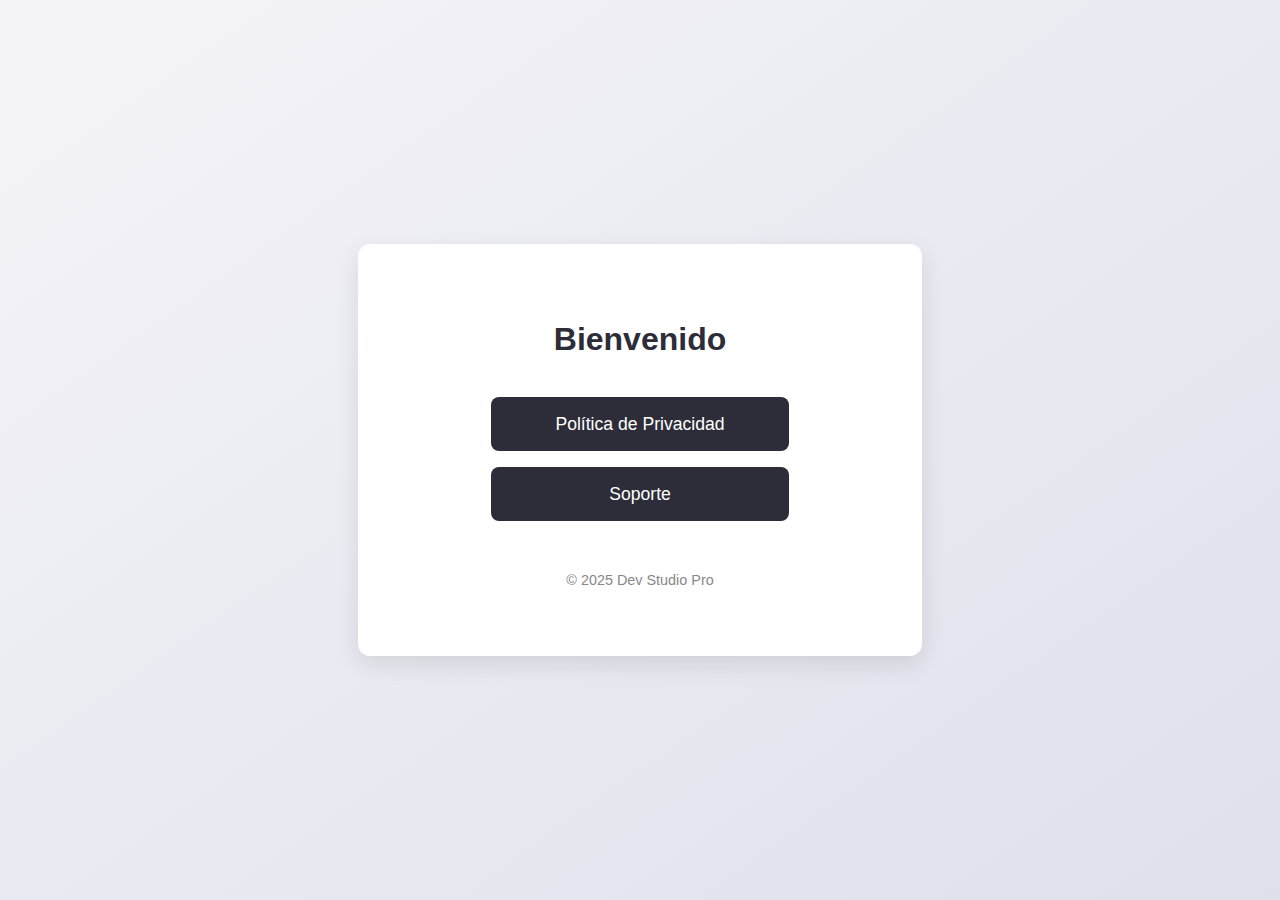
<file: index.html>
<!DOCTYPE html>
<html lang="es">
<head>
  <meta charset="UTF-8" />
  <meta name="viewport" content="width=device-width, initial-scale=1.0" />
  <title>Inicio</title>
  <link rel="stylesheet" href="estilos.css" />
  <style>
    body {
      margin: 0;
      font-family: 'Segoe UI', Roboto, sans-serif;
      background: linear-gradient(to bottom right, #f4f4f8, #e0e0ec);
      display: flex;
      align-items: center;
      justify-content: center;
      height: 100vh;
    }

    .container {
      background: white;
      padding: 3rem 2rem;
      border-radius: 12px;
      box-shadow: 0 8px 24px rgba(0, 0, 0, 0.1);
      text-align: center;
      max-width: 500px;
      width: 90%;
    }

    h1 {
      margin-bottom: 2rem;
      font-size: 2rem;
      color: #2d2d39;
    }

    .btn-link {
      display: block;
      text-decoration: none;
      color: white;
      background-color: #2d2d39;
      padding: 0.8rem 1.5rem;
      margin: 1rem auto;
      border-radius: 8px;
      font-size: 1.1rem;
      transition: background-color 0.3s ease;
      max-width: 250px;
    }

    .btn-link:hover {
      background-color: #444456;
    }

    footer {
      margin-top: 2rem;
      font-size: 0.9rem;
      color: #888;
    }
  </style>
</head>
<body>
  <div class="container">
    <h1>Bienvenido</h1>
    <a class="btn-link" href="privacidad.html">Política de Privacidad</a>
    <a class="btn-link" href="soporte.html">Soporte</a>
    <footer>© 2025 Dev Studio Pro</footer>
  </div>
</body>
</html>
</file>
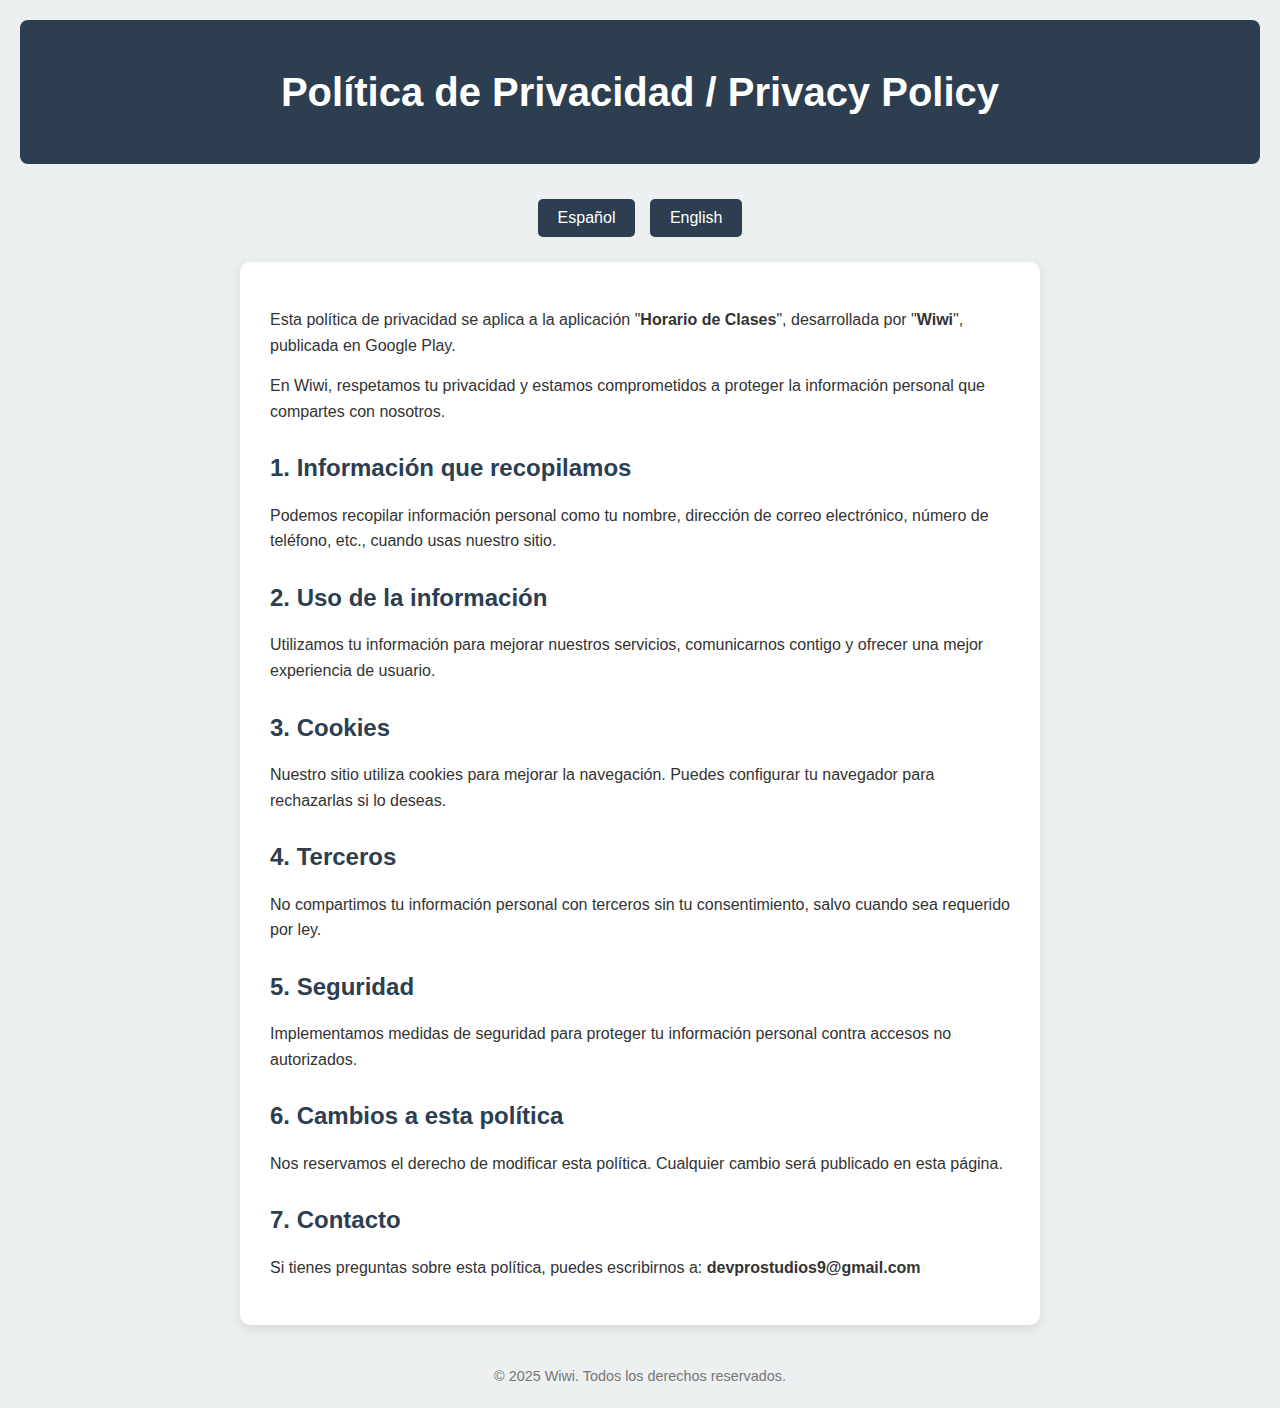
<file: privacidad.html>
<!DOCTYPE html>
<html lang="es">
<head>
  <meta charset="UTF-8">
  <meta name="viewport" content="width=device-width, initial-scale=1">
  <title>Política de Privacidad</title>
  <style>
    :root {
      --color-primario: #2C3E50;
      --color-secundario: #ECF0F1;
      --color-texto: #333;
      --max-width: 800px;
      --fuente: 'Segoe UI', sans-serif;
    }

    * {
      box-sizing: border-box;
      margin: 0;
      padding: 0;
    }

    body {
      font-family: var(--fuente);
      line-height: 1.6;
      background-color: var(--color-secundario);
      color: var(--color-texto);
      padding: 20px;
    }

    header {
      background-color: var(--color-primario);
      color: white;
      padding: 40px 20px;
      text-align: center;
      border-radius: 8px;
      margin-bottom: 30px;
    }

    header h1 {
      font-size: 2.5em;
    }

    .contenido {
      max-width: var(--max-width);
      margin: 0 auto;
      background: white;
      padding: 30px;
      border-radius: 10px;
      box-shadow: 0 4px 12px rgba(0,0,0,0.1);
    }

    h2 {
      color: var(--color-primario);
      margin-top: 25px;
    }

    p {
      margin: 15px 0;
    }

    footer {
      text-align: center;
      font-size: 0.9em;
      color: #777;
      margin-top: 40px;
    }

    .lang-switch {
      text-align: center;
      margin-bottom: 20px;
    }

    .lang-switch button {
      padding: 10px 20px;
      margin: 5px;
      font-size: 1em;
      border: none;
      border-radius: 5px;
      background-color: #2C3E50;
      color: white;
      cursor: pointer;
    }

    @media (max-width: 600px) {
      header h1 {
        font-size: 2em;
      }
      .contenido {
        padding: 20px;
      }
    }
  </style>
</head>
<body>

  <header>
    <h1>Política de Privacidad / Privacy Policy</h1>
  </header>

  <div class="lang-switch">
    <button onclick="switchLang('es')">Español</button>
    <button onclick="switchLang('en')">English</button>
  </div>

  <div class="contenido" id="es">
    <p>Esta política de privacidad se aplica a la aplicación "<strong>Horario de Clases</strong>", desarrollada por "<strong>Wiwi</strong>", publicada en Google Play.</p>

    <p>En Wiwi, respetamos tu privacidad y estamos comprometidos a proteger la información personal que compartes con nosotros.</p>

    <h2>1. Información que recopilamos</h2>
    <p>Podemos recopilar información personal como tu nombre, dirección de correo electrónico, número de teléfono, etc., cuando usas nuestro sitio.</p>

    <h2>2. Uso de la información</h2>
    <p>Utilizamos tu información para mejorar nuestros servicios, comunicarnos contigo y ofrecer una mejor experiencia de usuario.</p>

    <h2>3. Cookies</h2>
    <p>Nuestro sitio utiliza cookies para mejorar la navegación. Puedes configurar tu navegador para rechazarlas si lo deseas.</p>

    <h2>4. Terceros</h2>
    <p>No compartimos tu información personal con terceros sin tu consentimiento, salvo cuando sea requerido por ley.</p>

    <h2>5. Seguridad</h2>
    <p>Implementamos medidas de seguridad para proteger tu información personal contra accesos no autorizados.</p>

    <h2>6. Cambios a esta política</h2>
    <p>Nos reservamos el derecho de modificar esta política. Cualquier cambio será publicado en esta página.</p>

    <h2>7. Contacto</h2>
    <p>Si tienes preguntas sobre esta política, puedes escribirnos a: <strong>devprostudios9@gmail.com</strong></p>
  </div>

  <div class="contenido" id="en" style="display: none;">
    <p>This privacy policy applies to the app "<strong>Horario de Clases</strong>", developed by "<strong>Wiwi</strong>", published on Google Play.</p>

    <p>At Wiwi, we respect your privacy and are committed to protecting the personal information you share with us.</p>

    <h2>1. Information We Collect</h2>
    <p>We may collect personal information such as your name, email address, phone number, etc., when you use our site.</p>

    <h2>2. Use of Information</h2>
    <p>We use your information to improve our services, communicate with you, and offer a better user experience.</p>

    <h2>3. Cookies</h2>
    <p>Our site uses cookies to improve navigation. You can configure your browser to reject them if you wish.</p>

    <h2>4. Third Parties</h2>
    <p>We do not share your personal information with third parties without your consent, unless required by law.</p>

    <h2>5. Security</h2>
    <p>We implement security measures to protect your personal information from unauthorized access.</p>

    <h2>6. Changes to This Policy</h2>
    <p>We reserve the right to modify this policy. Any changes will be posted on this page.</p>

    <h2>7. Contact</h2>
    <p>If you have questions about this policy, you can contact us at: <strong>devprostudios9@gmail.com</strong></p>
  </div>

  <footer>
    &copy; 2025 Wiwi. Todos los derechos reservados.
  </footer>

  <script>
    function switchLang(lang) {
      document.getElementById('es').style.display = (lang === 'es') ? 'block' : 'none';
      document.getElementById('en').style.display = (lang === 'en') ? 'block' : 'none';
    }
  </script>

</body>
</html>
</file>
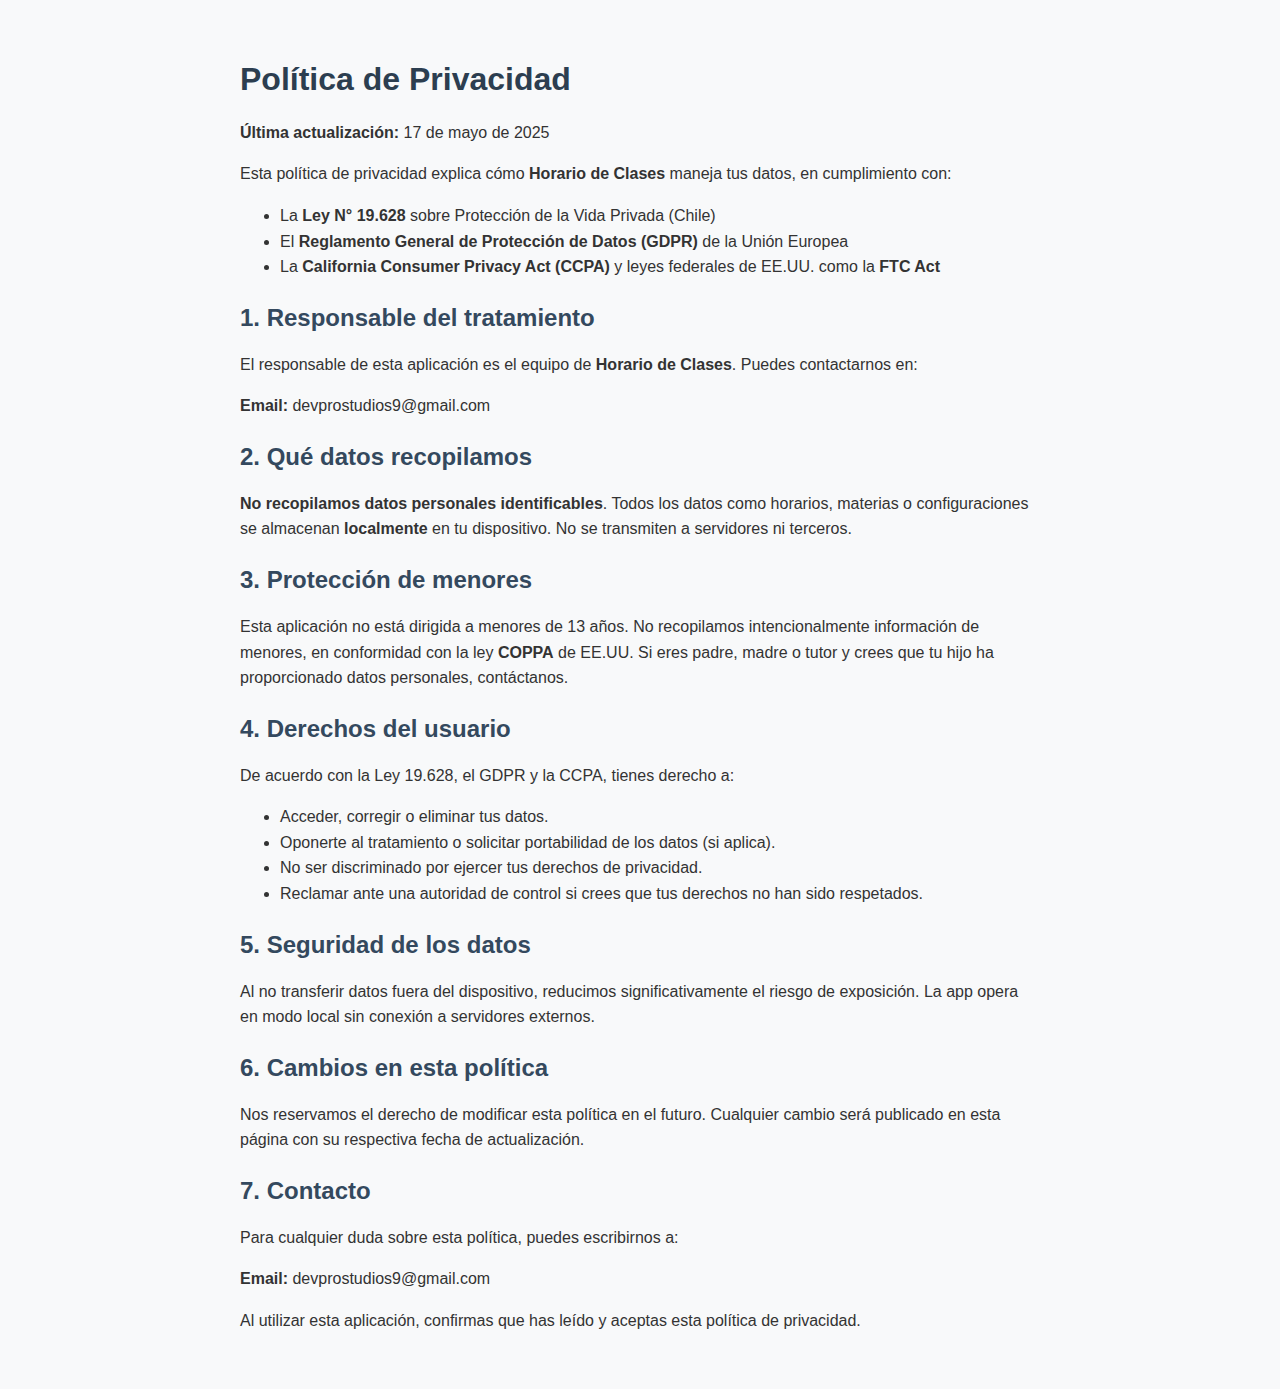
<file: privacy.html>
<!DOCTYPE html>
<html lang="es">
<head>
  <meta charset="UTF-8" />
  <title>Política de Privacidad - Horario de Clases</title>
  <style>
    body {
      font-family: Arial, sans-serif;
      padding: 40px;
      max-width: 800px;
      margin: auto;
      background-color: #f8f9fa;
      color: #333;
    }
    h1 {
      color: #2c3e50;
    }
    h2 {
      margin-top: 24px;
      color: #34495e;
    }
    p, ul {
      line-height: 1.6;
    }
  </style>
</head>
<body>
  <h1>Política de Privacidad</h1>
  <p><strong>Última actualización:</strong> 17 de mayo de 2025</p>

  <p>Esta política de privacidad explica cómo <strong>Horario de Clases</strong> maneja tus datos, en cumplimiento con:</p>
  <ul>
    <li>La <strong>Ley N° 19.628</strong> sobre Protección de la Vida Privada (Chile)</li>
    <li>El <strong>Reglamento General de Protección de Datos (GDPR)</strong> de la Unión Europea</li>
    <li>La <strong>California Consumer Privacy Act (CCPA)</strong> y leyes federales de EE.UU. como la <strong>FTC Act</strong></li>
  </ul>

  <h2>1. Responsable del tratamiento</h2>
  <p>El responsable de esta aplicación es el equipo de <strong>Horario de Clases</strong>. Puedes contactarnos en:</p>
  <p><strong>Email:</strong> devprostudios9@gmail.com</p>

  <h2>2. Qué datos recopilamos</h2>
  <p><strong>No recopilamos datos personales identificables</strong>. Todos los datos como horarios, materias o configuraciones se almacenan <strong>localmente</strong> en tu dispositivo. No se transmiten a servidores ni terceros.</p>

  <h2>3. Protección de menores</h2>
  <p>Esta aplicación no está dirigida a menores de 13 años. No recopilamos intencionalmente información de menores, en conformidad con la ley <strong>COPPA</strong> de EE.UU. Si eres padre, madre o tutor y crees que tu hijo ha proporcionado datos personales, contáctanos.</p>

  <h2>4. Derechos del usuario</h2>
  <p>De acuerdo con la Ley 19.628, el GDPR y la CCPA, tienes derecho a:</p>
  <ul>
    <li>Acceder, corregir o eliminar tus datos.</li>
    <li>Oponerte al tratamiento o solicitar portabilidad de los datos (si aplica).</li>
    <li>No ser discriminado por ejercer tus derechos de privacidad.</li>
    <li>Reclamar ante una autoridad de control si crees que tus derechos no han sido respetados.</li>
  </ul>

  <h2>5. Seguridad de los datos</h2>
  <p>Al no transferir datos fuera del dispositivo, reducimos significativamente el riesgo de exposición. La app opera en modo local sin conexión a servidores externos.</p>

  <h2>6. Cambios en esta política</h2>
  <p>Nos reservamos el derecho de modificar esta política en el futuro. Cualquier cambio será publicado en esta página con su respectiva fecha de actualización.</p>

  <h2>7. Contacto</h2>
  <p>Para cualquier duda sobre esta política, puedes escribirnos a:</p>
  <p><strong>Email:</strong> devprostudios9@gmail.com</p>

  <p>Al utilizar esta aplicación, confirmas que has leído y aceptas esta política de privacidad.</p>
</body>
</html>
</file>
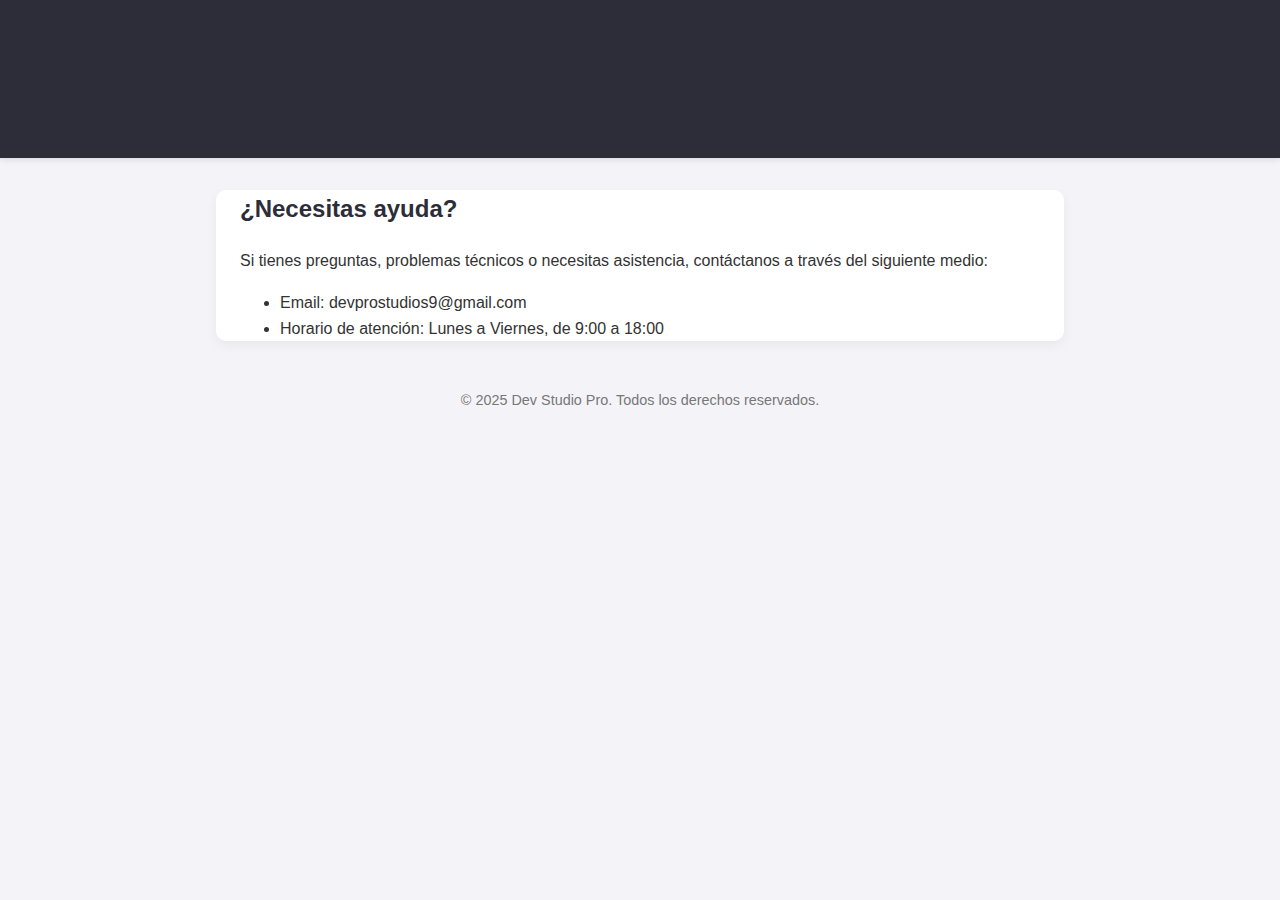
<file: soporte.html>
<!DOCTYPE html>
<html lang="es">
<head>
  <meta charset="UTF-8" />
  <title>Soporte</title>
  <link rel="stylesheet" href="estilos.css" />
</head>
<body>
  <header><h1>Centro de Soporte</h1></header>
  <main>
    <section>
      <h2>¿Necesitas ayuda?</h2>
      <p>Si tienes preguntas, problemas técnicos o necesitas asistencia, contáctanos a través del siguiente medio:</p>
      <ul>
        <li>Email: devprostudios9@gmail.com</li>
        <li>Horario de atención: Lunes a Viernes, de 9:00 a 18:00</li>
      </ul>
    </section>
  </main>
  <footer>© 2025 Dev Studio Pro. Todos los derechos reservados.</footer>
</body>
</html>
</file>
<file: estilos.css>
body {
  font-family: 'Helvetica Neue', sans-serif;
  background-color: #f4f4f8;
  color: #333;
  margin: 0;
  padding: 0;
  line-height: 1.6;
}

header {
  background-color: #2d2d39;
  color: #fff;
  padding: 2rem 1rem;
  text-align: center;
  box-shadow: 0 2px 6px rgba(0, 0, 0, 0.1);
}

main {
  max-width: 800px;
  margin: 2rem auto;
  padding: 0 1.5rem;
  background-color: #fff;
  border-radius: 10px;
  box-shadow: 0 4px 12px rgba(0, 0, 0, 0.05);
}

h1, h2 {
  color: #2d2d39;
}

footer {
  text-align: center;
  padding: 1rem;
  font-size: 0.9rem;
  color: #777;
}
</file>
